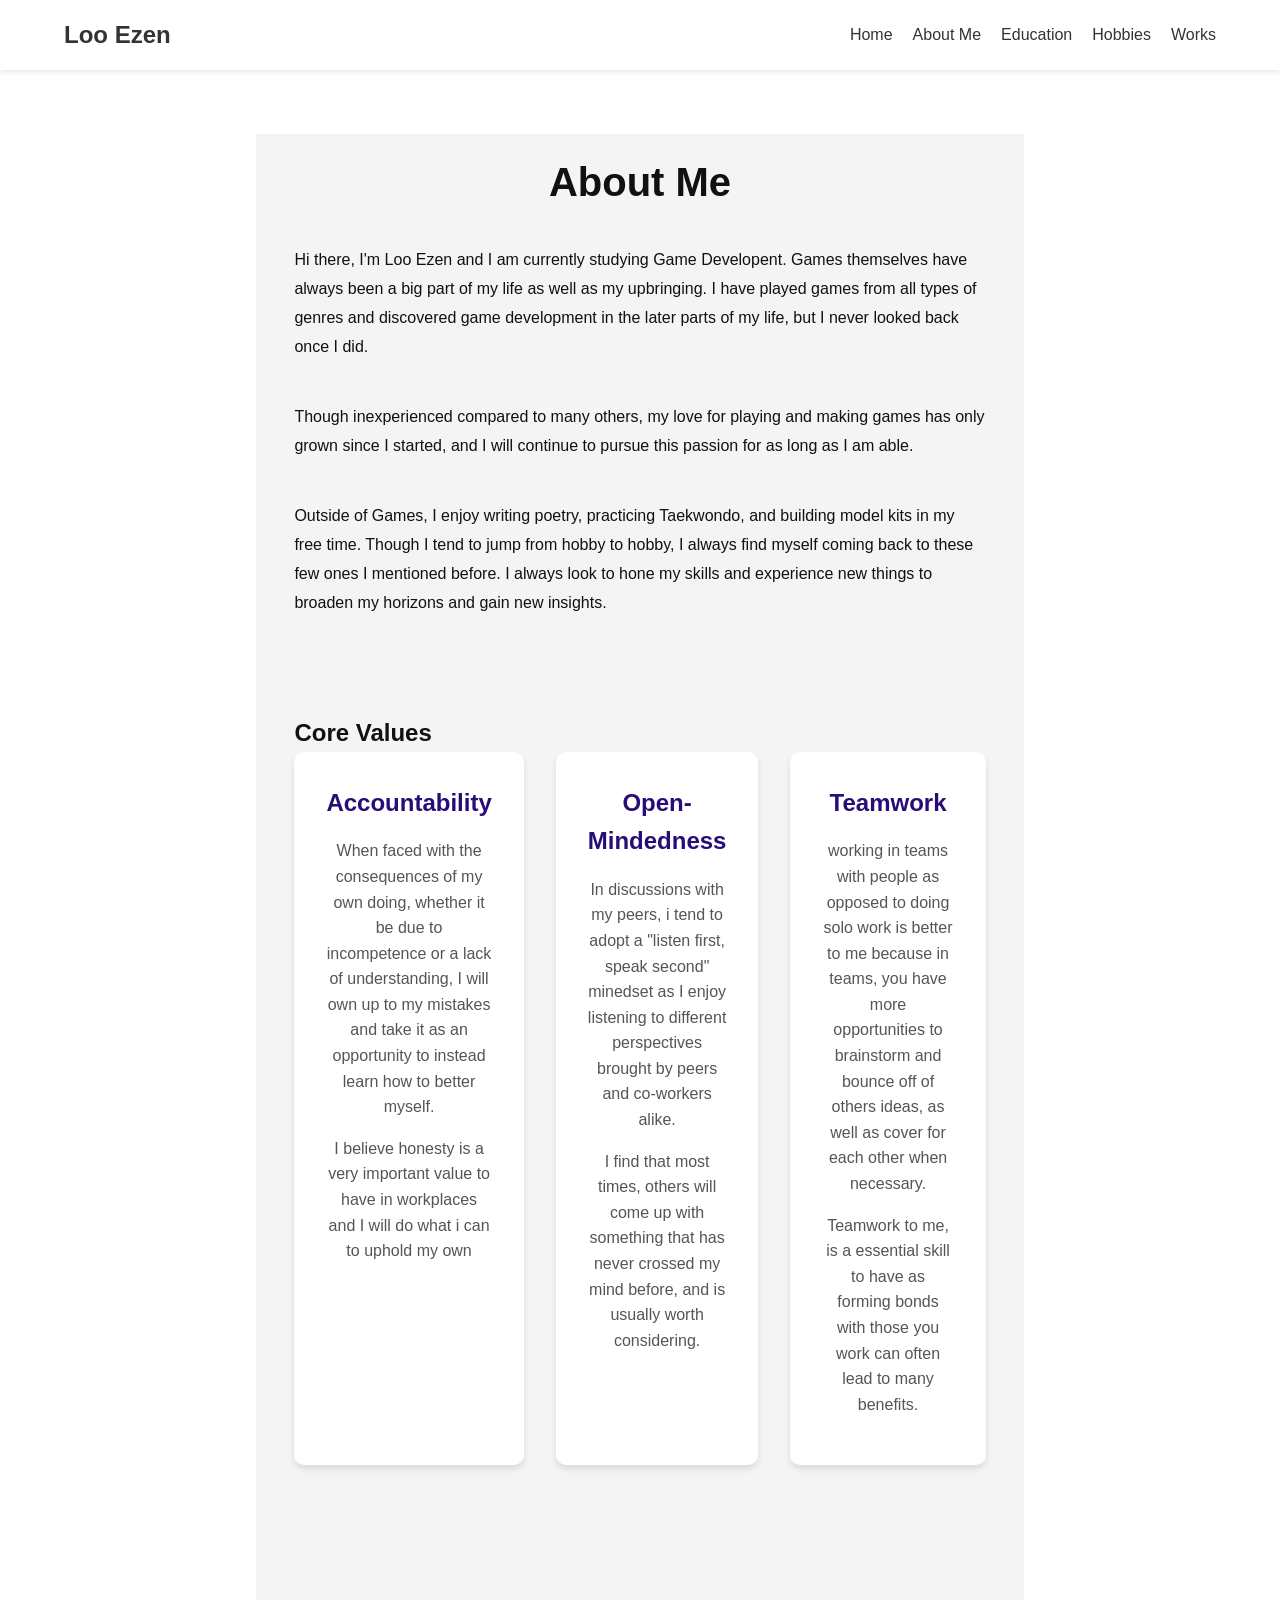
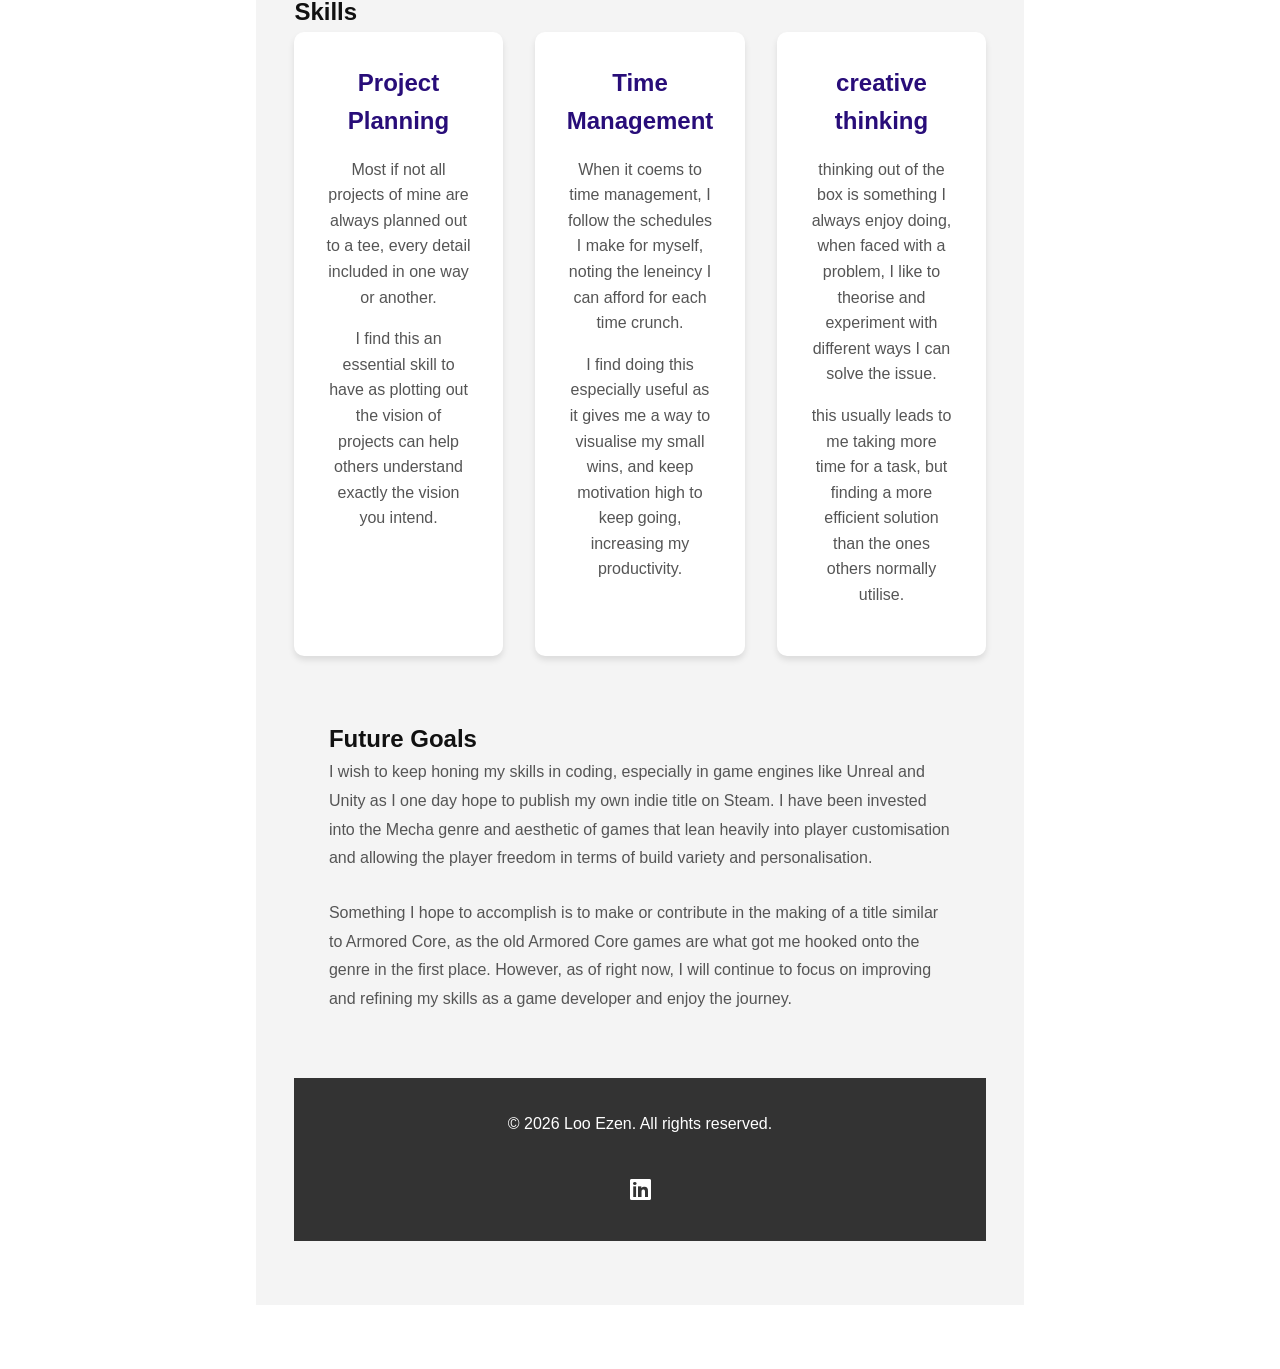
<file: portfolio website/about.html>
<!DOCTYPE html>
<html lang="en">
<head>
    <meta charset="UTF-8">
    <meta name="viewport" content="width=device-width, initial-scale=1.0">
    <title>About Me - My Portfolio</title>
    <link rel="stylesheet" href="style.css">
    <link rel="stylesheet" href="https://cdnjs.cloudflare.com/ajax/libs/font-awesome/6.0.0/css/all.min.css">
</head>
<body>

    <!-- Navigation -->
    <nav class="navbar">
        <div class="logo"><a href="index.html">Loo Ezen</a></div>
        <ul class="nav-links">
            <li><a href="index.html">Home</a></li>
            <li><a href="about.html">About Me</a></li>
            <li><a href="education.html">Education</a></li>
            <li><a href="hobbies.html">Hobbies</a></li>
             <li><a href="works.html">Works</a></li>
        </ul>
    </nav>

    <!-- Page Content -->
    <section class="page-content">
         <section class="about-section">
        <h1>About Me</h1>
        <p>Hi there, I'm Loo Ezen and I am currently studying Game Developent. 
            Games themselves have always been a big part of my life as well as my upbringing. 
            I have played games from all types of genres and discovered game development in the later parts of my life, but I never looked back once I did. 
        </p>
        <br>
        <p>Though inexperienced compared to many others, my love for playing and making games has only grown since I started, and I will continue to pursue this passion for as long as I am able.</p>
       <br>
       <p>Outside of Games, I enjoy writing poetry, practicing Taekwondo, and building model kits in my free time. 
        Though I tend to jump from hobby to hobby, I always find myself coming back to these few ones I mentioned before.
         I always look to hone my skills and experience new things to broaden my horizons and gain new insights. </p>
       </section>

         <section class="values-section">
        <h2>Core Values</h2>
        <div class="values-grid">
            <div class="value-card">
                <h3>Accountability</h3>
                <p>When faced with the consequences of my own doing, whether it be due to incompetence or a lack of understanding,
                    I will own up to my mistakes and take it as an opportunity to instead learn how to better myself.
                </p>
                <p> I believe honesty is a very important value to have in workplaces and I will do what i can to uphold my own</p>
            </div>
            <div class="value-card">
                <h3>Open-Mindedness</h3>
                <p>In discussions with my peers, i tend to adopt a "listen first, speak second" minedset as I enjoy listening to different perspectives brought by peers and co-workers alike.                    
                </p>
                <p>I find that most times, others will come up with something that has never crossed my mind before, and is usually worth considering.</p>
            </div>
            <div class="value-card">
                <h3>Teamwork</h3>
                <p>working in teams with people as opposed to doing solo work is better to me because in teams, 
                    you have more opportunities to brainstorm and bounce off of others ideas, 
                    as well as cover for each other when necessary. </p>
                    <p>Teamwork to me, is a essential skill to have as forming bonds with those you work can often lead to many benefits.</p>
            </div>
        </div>
    </section>

      <section class="skills-section">
        <h2>Skills</h2>
        <div class="skills-grid">
            <div class="skill-card">
                <h3>Project Planning</h3>
                <p>Most if not all projects of mine are always planned out to a tee, every detail included in one way or another.
                </p>
                <p> I find this an essential skill to have as plotting out the vision of projects can help others understand exactly the vision you intend.</p>
            </div>
            <div class="skill-card">
                <h3>Time Management</h3>
                <p>When it coems to time management, I follow the schedules I make for myself, noting the leneincy I can afford for each time crunch.</p>
                <p>I find doing this especially useful as it gives me a way to visualise my small wins, and keep motivation high to keep going, increasing my productivity.</p>
            </div>
            <div class="skill-card">
                <h3>creative thinking</h3>
                <p>thinking out of the box is something I always enjoy doing, when faced with a problem, 
                    I like to theorise and experiment with different ways I can solve the issue. </p>
                    <p>this usually leads to me taking more time for a task, but finding a more efficient solution than the ones others normally utilise.</p>
            </div>
        </div>

   <section class="goals-section">
        <h2>Future Goals</h2>
        <p>I wish to keep honing my skills in coding, especially in game engines like Unreal and Unity as I one day hope to publish my own indie title on Steam. 
            I have been invested into the Mecha genre and aesthetic of games that lean heavily into player customisation and allowing the player freedom in terms of build variety and personalisation.
        </p>
        <br>
        <p>Something I hope to accomplish is to make or contribute in the making of a title similar to Armored Core, as the old Armored Core games are what got me hooked onto the genre in the first place.
            However, as of right now, I will continue to focus on improving and refining my skills as a game developer and enjoy the journey.</p>
    </section>

    <!-- Footer -->
    <footer>
        <p>&copy; <span id="year"></span> Loo Ezen. All rights reserved.</p>
        <div class="socials">
          <a href="https://www.linkedin.com/in/ezen-loo-6444363a3"><i class="fab fa-linkedin"></i></a>

        </div>
    </footer>

    <script src="script.js"></script>
</body>
</html>
</file>
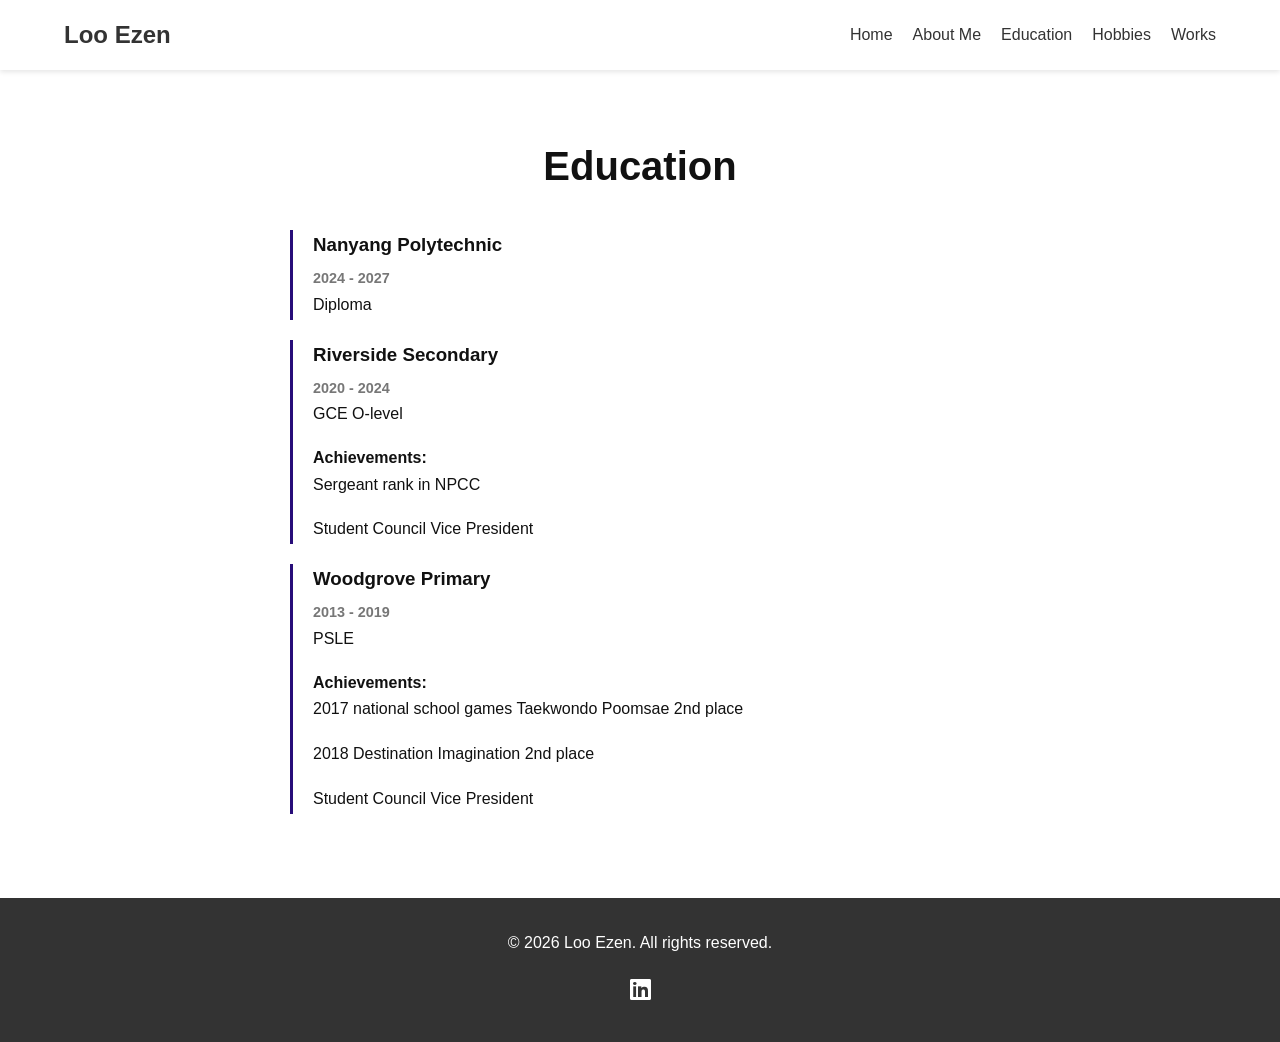
<file: portfolio website/education.html>
<!DOCTYPE html>
<html lang="en">
<head>
    <meta charset="UTF-8">
    <meta name="viewport" content="width=device-width, initial-scale=1.0">
    <title>Education - My Portfolio</title>
    <link rel="stylesheet" href="style.css">
    <link rel="stylesheet" href="https://cdnjs.cloudflare.com/ajax/libs/font-awesome/6.0.0/css/all.min.css">
</head>
<body>

    <!-- Navigation -->
    <nav class="navbar">
        <div class="logo"><a href="index.html">Loo Ezen</a></div>
        <ul class="nav-links">
            <li><a href="index.html">Home</a></li>
            <li><a href="about.html">About Me</a></li>
            <li><a href="education.html">Education</a></li>
            <li><a href="hobbies.html">Hobbies</a></li>
            <li><a href="works.html">Works</a></li>
        </ul>
    </nav>

    <!-- Page Content -->
    <section class="page-content">
        <h1>Education</h1>
        
        <div class="timeline">
            <div class="timeline-item">
                <h3>Nanyang Polytechnic</h3>
                <span class="date">2024 - 2027</span>
                <p>Diploma</p>
                
            </div>
            <div class="timeline-item">
                <h3>Riverside Secondary</h3>
                <span class="date">2020 - 2024</span>
                <p>GCE O-level</p>

                 <h4>Achievements:</h4>
                 <p>Sergeant rank in NPCC</p>
                  <p>Student Council Vice President</p>
            </div>
            <div class="timeline-item">
                <h3>Woodgrove Primary</h3>
                <span class="date">2013 - 2019</span>
                <p>PSLE</p>

                <h4>Achievements:</h4>
                <p>2017 national school games Taekwondo Poomsae 2nd place</p>
                 <p>2018 Destination Imagination 2nd place</p>
                  <p>Student Council Vice President</p>
            </div>
        </div>
    </section>

    <!-- Footer -->
    <footer>
        <p>&copy; <span id="year"></span> Loo Ezen. All rights reserved.</p>
        <div class="socials">
           <a href="https://www.linkedin.com/in/ezen-loo-6444363a3"><i class="fab fa-linkedin"></i></a>

           
        </div>
    </footer>

    <script src="script.js"></script>
</body>
</html>
</file>
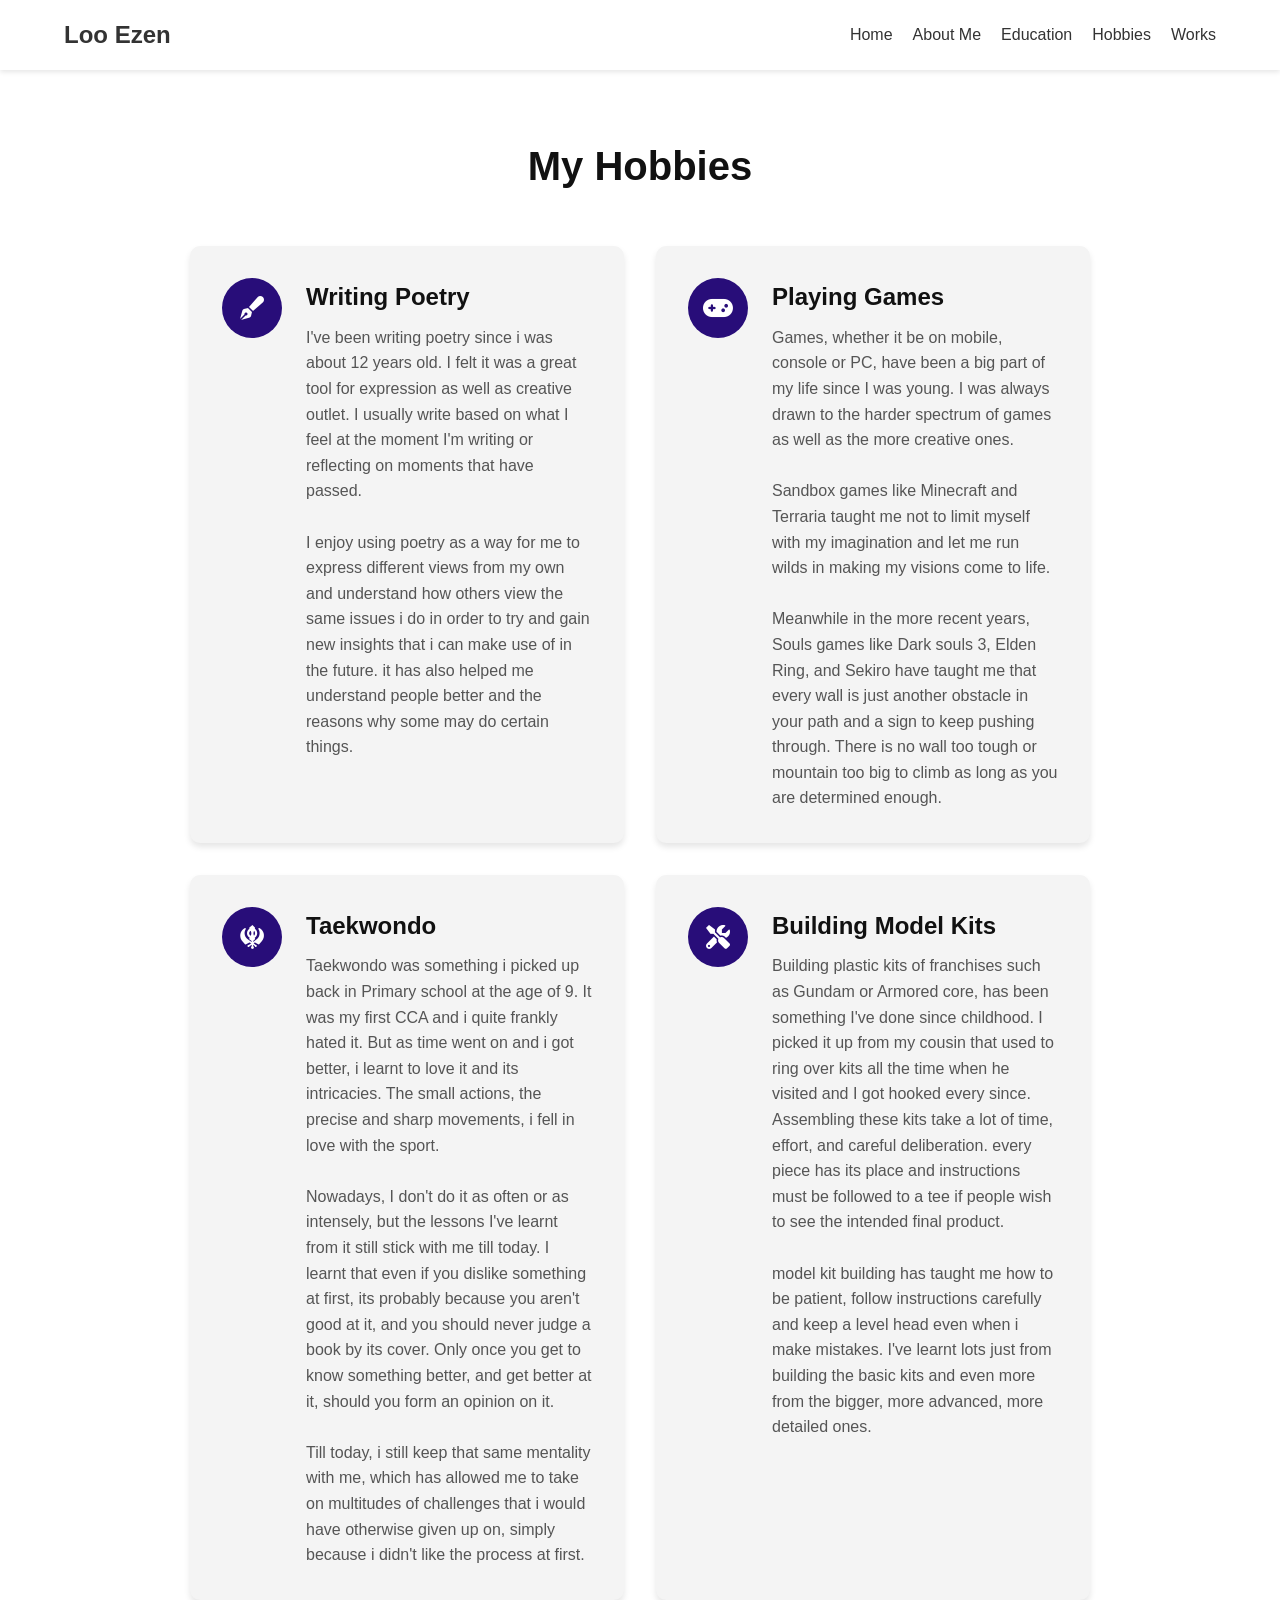
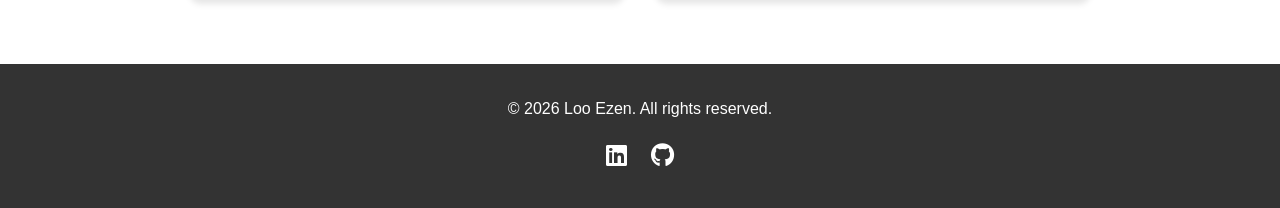
<file: portfolio website/hobbies.html>
<!DOCTYPE html>
<html lang="en">
<head>
    <meta charset="UTF-8">
    <meta name="viewport" content="width=device-width, initial-scale=1.0">
    <title>Hobbies - My Portfolio</title>
    <link rel="stylesheet" href="style.css">
    <link rel="stylesheet" href="https://cdnjs.cloudflare.com/ajax/libs/font-awesome/6.0.0/css/all.min.css">
</head>
<body>

    <!-- Navigation -->
    <nav class="navbar">
        <div class="logo"><a href="index.html">Loo Ezen</a></div>
        <ul class="nav-links">
            <li><a href="index.html">Home</a></li>
            <li><a href="about.html">About Me</a></li>
            <li><a href="education.html">Education</a></li>
            <li><a href="hobbies.html">Hobbies</a></li>
             <li><a href="works.html">Works</a></li>
        </ul>
    </nav>

   <section class="hobbies-section">
        <h1>My Hobbies</h1>
        
        <div class="hobby-cards">
            <!-- Hobby 1 -->
            <div class="hobby-card">
                <div class="hobby-icon">
                    <i class="fas fa-pen-fancy"></i>
                </div>
                <div class="hobby-details">
                    <h3>Writing Poetry</h3>
                    <p>I've been writing poetry since i was about 12 years old. I felt it was a great tool for expression as well as creative outlet. 
                        I usually write based on what I feel at the moment I'm writing or reflecting on moments that have passed. </p>
                        <br>
                        <p>I enjoy using poetry as a way for me to express different views from my own and understand how others view the same issues i do in order to try and gain new insights that i can make use of in the future. it has also helped me understand people better and the reasons why some may do certain things.</p>
                </div>
            </div>

            <!-- Hobby 2 -->
            <div class="hobby-card">
                <div class="hobby-icon">
                    <i class="fas fa-gamepad"></i>
                </div>
                <div class="hobby-details">
                    <h3>Playing Games</h3>
                    <p>Games, whether it be on mobile, console or PC, have been a big part of my life since I was young.
                        I was always drawn to the harder spectrum of games as well as the more creative ones. 
                    </p> 
                    <br>
                    <p>Sandbox games like Minecraft and Terraria taught me not to limit myself with my imagination and let me run wilds in making my visions come to life. </p>
                     <br>
                    <p>Meanwhile in the more recent years, Souls games like Dark souls 3, Elden Ring, and Sekiro have taught me that every wall is just another obstacle in your path and a sign to keep pushing through. 
                        There is no wall too tough or mountain too big to climb as long as you are determined enough.</p>
                </div>
            </div>

            <!-- Hobby 3 -->
            <div class="hobby-card">
                <div class="hobby-icon">
                    <i class="fas fa-khanda"></i>
                </div>
                <div class="hobby-details">
                    <h3>Taekwondo</h3>
                    <p>Taekwondo was something i picked up back in Primary school at the age of 9. It was my first CCA and i quite frankly hated it. 
                        But as time went on and i got better, i learnt to love it and its intricacies. The small actions, the precise and sharp movements, i fell in love with the sport.</p>
                        <br>
                    <p>Nowadays, I don't do it as often or as intensely, but the lessons I've learnt from it still stick with me till today.
                         I learnt that even if you dislike something at first, its probably because you aren't good at it, and you should never judge a book by its cover. 
                        Only once you get to know something better, and get better at it, should you form an opinion on it.</p>
                        <br>
                    <p>Till today, i still keep that same mentality with me, which has allowed me to take on multitudes of challenges that i would have otherwise given up on, simply because i didn't like the process at first.</p>
                </div>
            </div>

            <!-- Hobby 4 -->
            <div class="hobby-card">
                <div class="hobby-icon">
                    <i class="fas fa-tools"></i>
                </div>
                <div class="hobby-details">
                    <h3>Building Model Kits</h3>
                    <p>Building plastic kits of franchises such as Gundam or Armored core, has been something I've done since childhood. I picked it up from my cousin that used to ring over kits all the time when he visited and I got hooked every since.
                        Assembling these kits take a lot of time, effort, and careful deliberation. every piece has its place and instructions must be followed to a tee if people wish to see the intended final product. </p>
                        <br>
                        <p>model kit building has taught me how to be patient, follow instructions carefully and keep a level head even when i make mistakes. I've learnt lots just from building the basic kits and even more from the bigger, more advanced, more detailed ones.</p>
                </div>
            </div>
        </div>
    </section>

    <!-- Footer -->
    <footer>
        <p>&copy; <span id="year"></span> Loo Ezen. All rights reserved.</p>
        <div class="socials">
            <a href="#"><i class="fab fa-linkedin"></i></a>
            <a href="#"><i class="fab fa-github"></i></a>
        </div>
    </footer>

    <script src="script.js"></script>
</body>
</html>
</file>
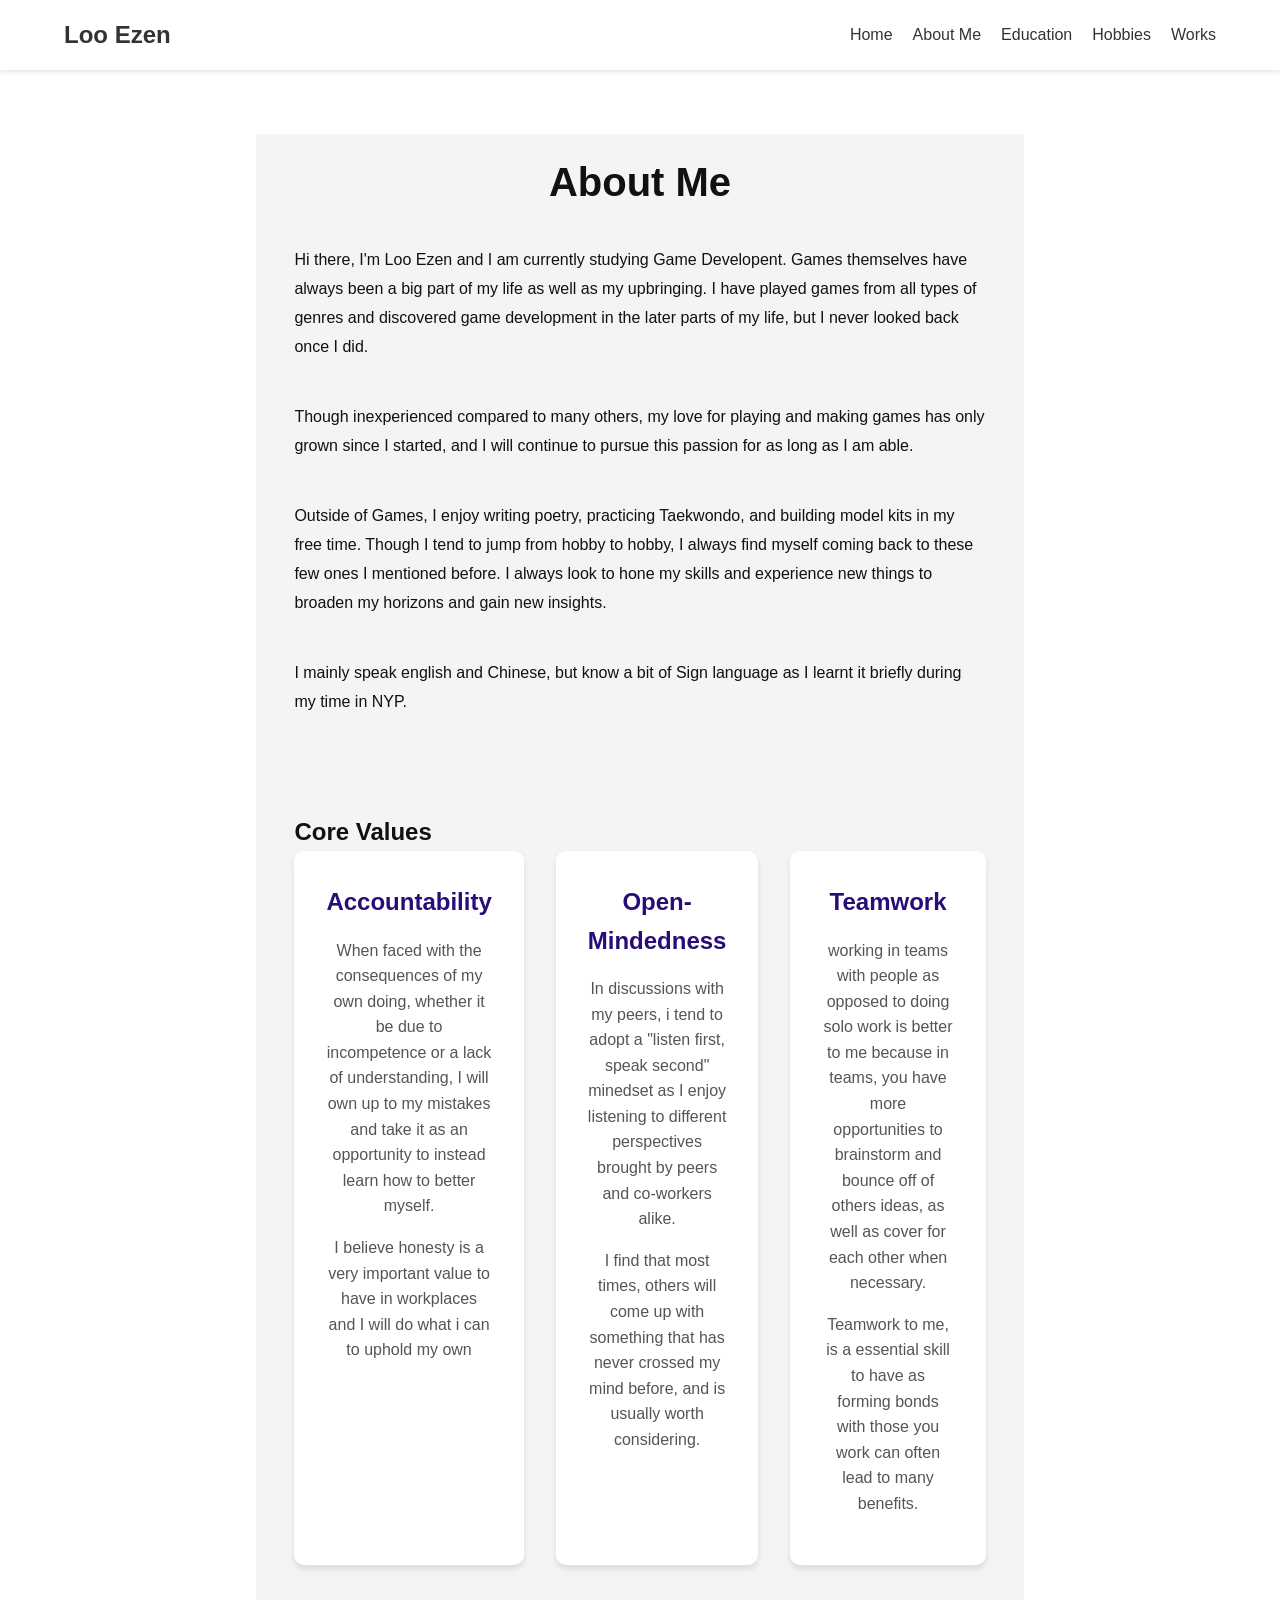
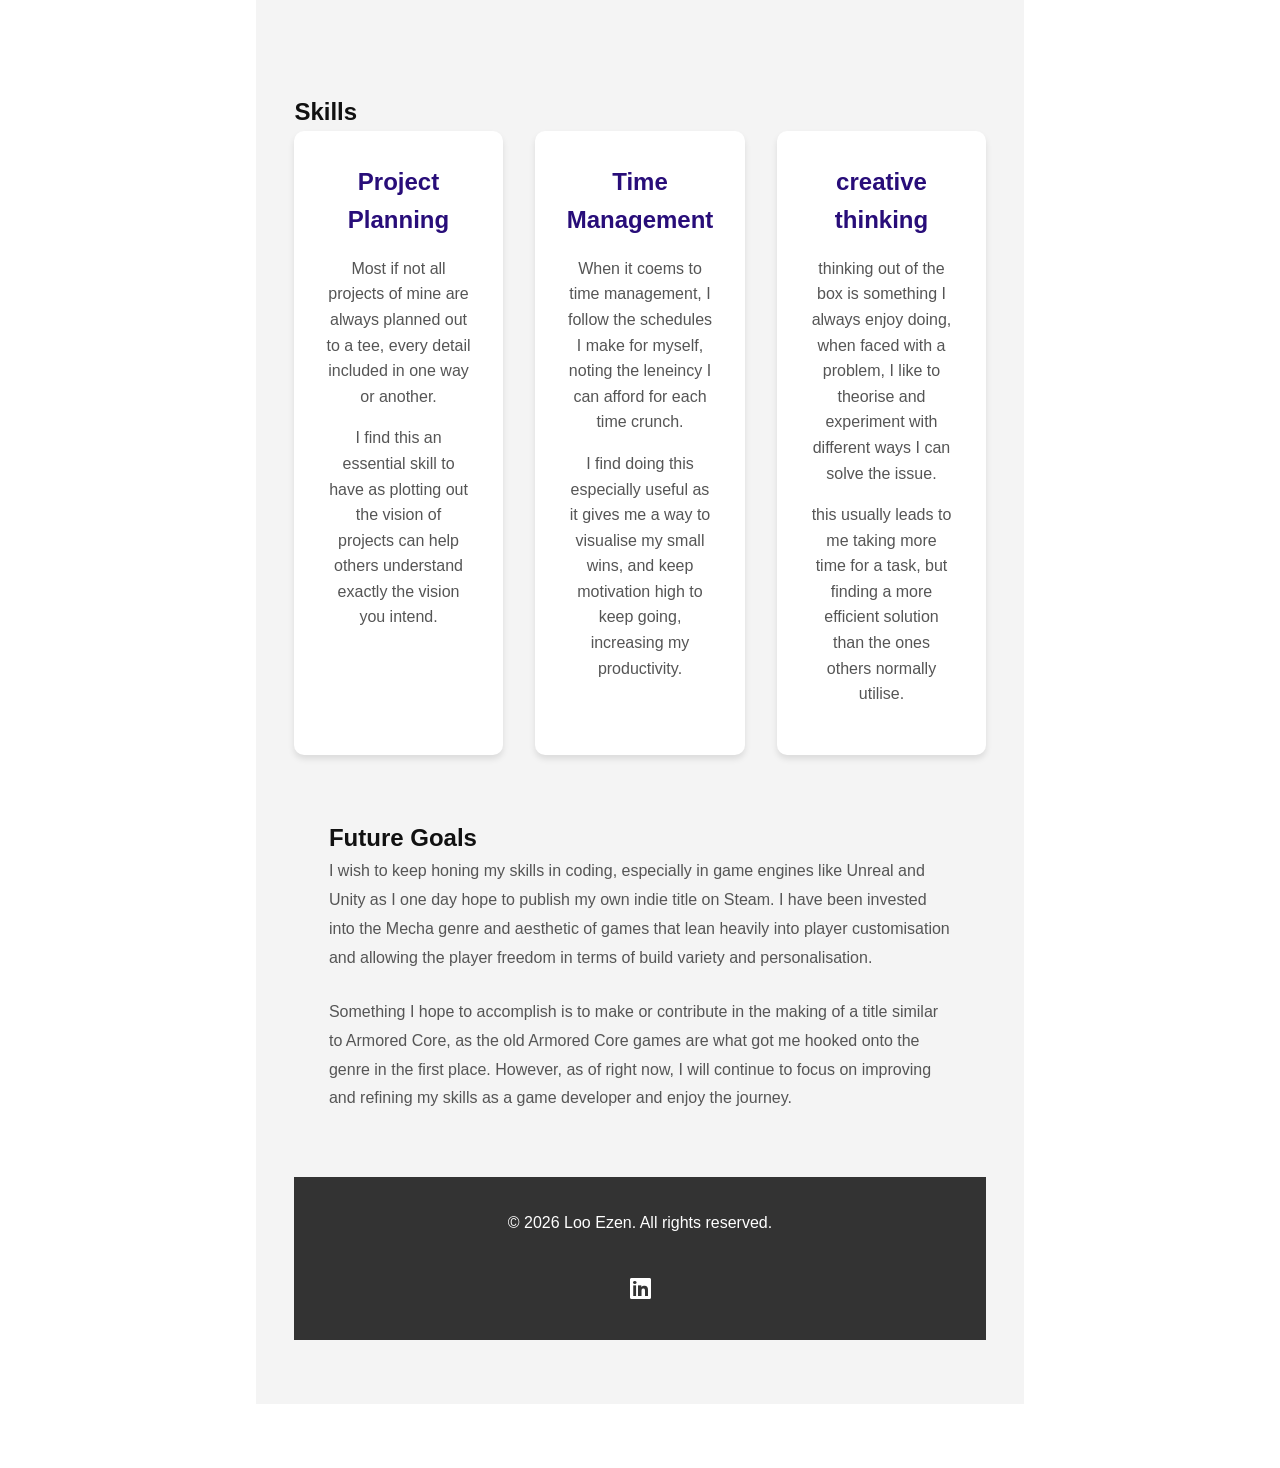
<file: portfolio_website/about.html>
<!DOCTYPE html>
<html lang="en">
<head>
    <meta charset="UTF-8">
    <meta name="viewport" content="width=device-width, initial-scale=1.0">
    <title>About Me - My Portfolio</title>
    <link rel="stylesheet" href="style.css">
    <link rel="stylesheet" href="https://cdnjs.cloudflare.com/ajax/libs/font-awesome/6.0.0/css/all.min.css">
</head>
<body>

    <!-- Navigation -->
    <nav class="navbar">
        <div class="logo"><a href="index.html">Loo Ezen</a></div>
        <ul class="nav-links">
            <li><a href="index.html">Home</a></li>
            <li><a href="about.html">About Me</a></li>
            <li><a href="education.html">Education</a></li>
            <li><a href="hobbies.html">Hobbies</a></li>
             <li><a href="works.html">Works</a></li>
        </ul>
    </nav>

    <!-- Page Content -->
    <section class="page-content">
         <section class="about-section">
        <h1>About Me</h1>
        <p>Hi there, I'm Loo Ezen and I am currently studying Game Developent. 
            Games themselves have always been a big part of my life as well as my upbringing. 
            I have played games from all types of genres and discovered game development in the later parts of my life, but I never looked back once I did. 
        </p>
        <br>
        <p>Though inexperienced compared to many others, my love for playing and making games has only grown since I started, and I will continue to pursue this passion for as long as I am able.</p>
       <br>
       <p>Outside of Games, I enjoy writing poetry, practicing Taekwondo, and building model kits in my free time. 
        Though I tend to jump from hobby to hobby, I always find myself coming back to these few ones I mentioned before.
         I always look to hone my skills and experience new things to broaden my horizons and gain new insights. </p>
        <br>
       <p>I mainly speak english and Chinese, but know a bit of Sign language as I learnt it briefly during my time in NYP.</p>
        </section>


         <section class="values-section">
        <h2>Core Values</h2>
        <div class="values-grid">
            <div class="value-card">
                <h3>Accountability</h3>
                <p>When faced with the consequences of my own doing, whether it be due to incompetence or a lack of understanding,
                    I will own up to my mistakes and take it as an opportunity to instead learn how to better myself.
                </p>
                <p> I believe honesty is a very important value to have in workplaces and I will do what i can to uphold my own</p>
            </div>
            <div class="value-card">
                <h3>Open-Mindedness</h3>
                <p>In discussions with my peers, i tend to adopt a "listen first, speak second" minedset as I enjoy listening to different perspectives brought by peers and co-workers alike.                    
                </p>
                <p>I find that most times, others will come up with something that has never crossed my mind before, and is usually worth considering.</p>
            </div>
            <div class="value-card">
                <h3>Teamwork</h3>
                <p>working in teams with people as opposed to doing solo work is better to me because in teams, 
                    you have more opportunities to brainstorm and bounce off of others ideas, 
                    as well as cover for each other when necessary. </p>
                    <p>Teamwork to me, is a essential skill to have as forming bonds with those you work can often lead to many benefits.</p>
            </div>
        </div>
    </section>

      <section class="skills-section">
        <h2>Skills</h2>
        <div class="skills-grid">
            <div class="skill-card">
                <h3>Project Planning</h3>
                <p>Most if not all projects of mine are always planned out to a tee, every detail included in one way or another.
                </p>
                <p> I find this an essential skill to have as plotting out the vision of projects can help others understand exactly the vision you intend.</p>
            </div>
            <div class="skill-card">
                <h3>Time Management</h3>
                <p>When it coems to time management, I follow the schedules I make for myself, noting the leneincy I can afford for each time crunch.</p>
                <p>I find doing this especially useful as it gives me a way to visualise my small wins, and keep motivation high to keep going, increasing my productivity.</p>
            </div>
            <div class="skill-card">
                <h3>creative thinking</h3>
                <p>thinking out of the box is something I always enjoy doing, when faced with a problem, 
                    I like to theorise and experiment with different ways I can solve the issue. </p>
                    <p>this usually leads to me taking more time for a task, but finding a more efficient solution than the ones others normally utilise.</p>
            </div>
        </div>

   <section class="goals-section">
        <h2>Future Goals</h2>
        <p>I wish to keep honing my skills in coding, especially in game engines like Unreal and Unity as I one day hope to publish my own indie title on Steam. 
            I have been invested into the Mecha genre and aesthetic of games that lean heavily into player customisation and allowing the player freedom in terms of build variety and personalisation.
        </p>
        <br>
        <p>Something I hope to accomplish is to make or contribute in the making of a title similar to Armored Core, as the old Armored Core games are what got me hooked onto the genre in the first place.
            However, as of right now, I will continue to focus on improving and refining my skills as a game developer and enjoy the journey.</p>
    </section>

    <!-- Footer -->
    <footer>
        <p>&copy; <span id="year"></span> Loo Ezen. All rights reserved.</p>
        <div class="socials">
          <a href="https://www.linkedin.com/in/ezen-loo-6444363a3"><i class="fab fa-linkedin"></i></a>

        </div>
    </footer>

    <script src="script.js"></script>
</body>
</html>
</file>
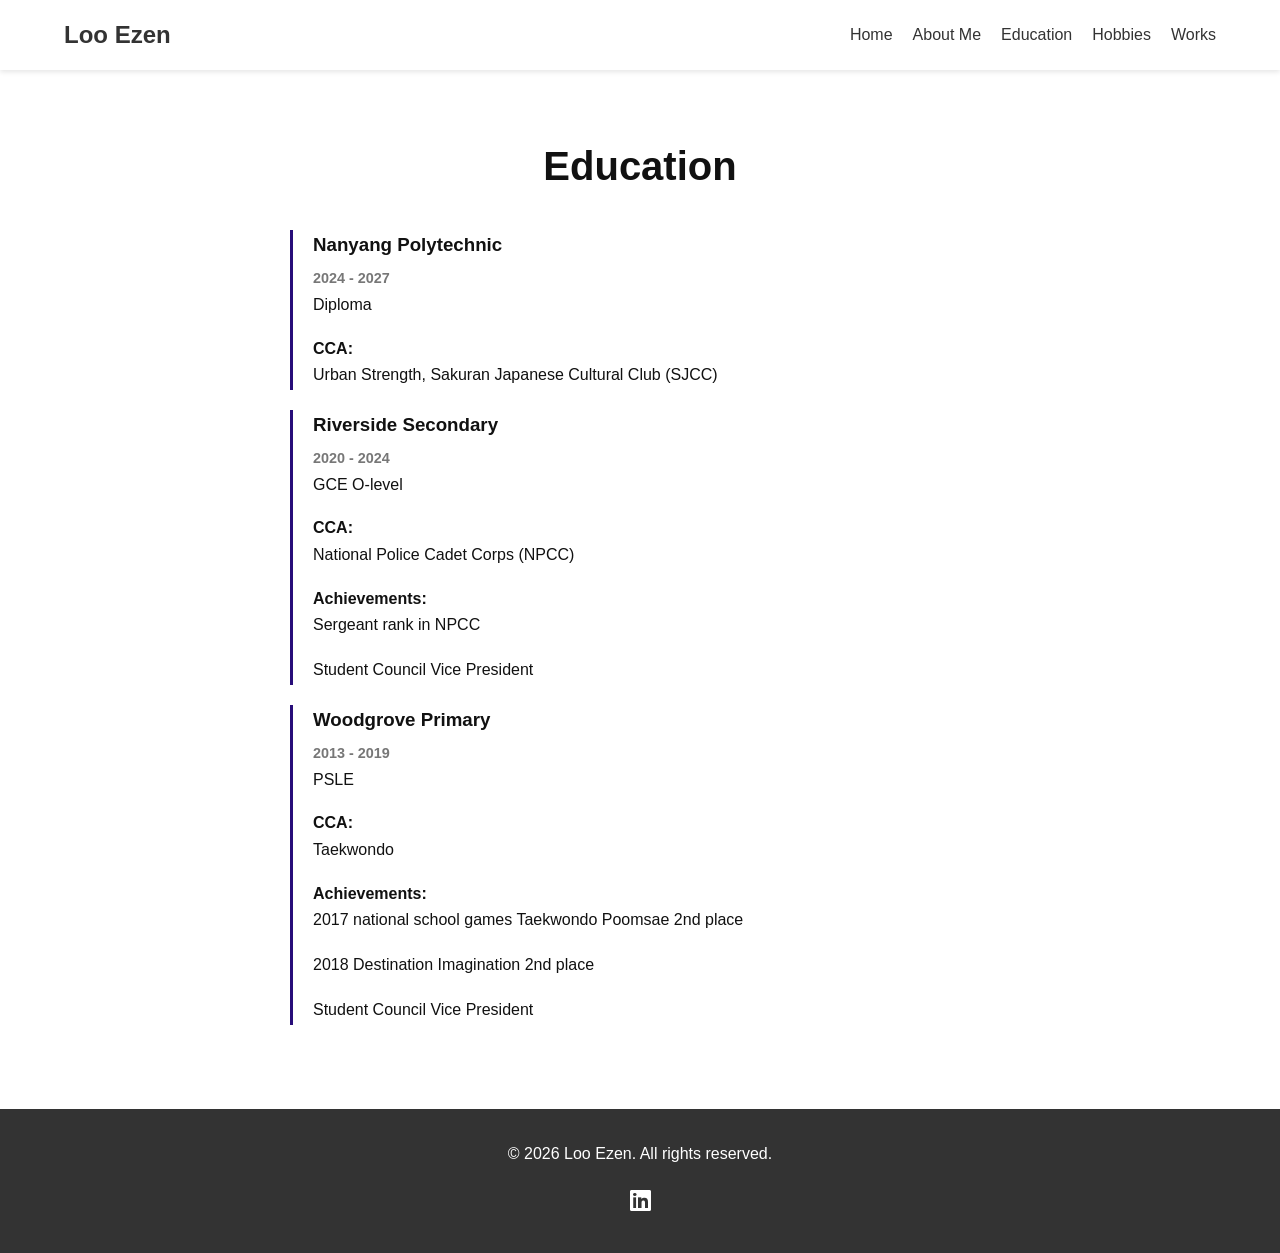
<file: portfolio_website/education.html>
<!DOCTYPE html>
<html lang="en">
<head>
    <meta charset="UTF-8">
    <meta name="viewport" content="width=device-width, initial-scale=1.0">
    <title>Education - My Portfolio</title>
    <link rel="stylesheet" href="style.css">
    <link rel="stylesheet" href="https://cdnjs.cloudflare.com/ajax/libs/font-awesome/6.0.0/css/all.min.css">
</head>
<body>

    <!-- Navigation -->
    <nav class="navbar">
        <div class="logo"><a href="index.html">Loo Ezen</a></div>
        <ul class="nav-links">
            <li><a href="index.html">Home</a></li>
            <li><a href="about.html">About Me</a></li>
            <li><a href="education.html">Education</a></li>
            <li><a href="hobbies.html">Hobbies</a></li>
            <li><a href="works.html">Works</a></li>
        </ul>
    </nav>

    <!-- Page Content -->
    <section class="page-content">
        <h1>Education</h1>
        
        <div class="timeline">
            <div class="timeline-item">
                <h3>Nanyang Polytechnic</h3>
                <span class="date">2024 - 2027</span>
                <p>Diploma</p>
                 <h4>CCA:</h4>
                 <p>Urban Strength, Sakuran Japanese Cultural Club (SJCC)</p>
            </div>
            <div class="timeline-item">
                <h3>Riverside Secondary</h3>
                <span class="date">2020 - 2024</span>
                <p>GCE O-level</p>
                <h4>CCA:</h4>
                 <p>National Police Cadet Corps (NPCC)</p>

                 <h4>Achievements:</h4>
                 <p>Sergeant rank in NPCC</p>
                  <p>Student Council Vice President</p>
            </div>
            <div class="timeline-item">
                <h3>Woodgrove Primary</h3>
                <span class="date">2013 - 2019</span>
                <p>PSLE</p>
                <h4>CCA:</h4>
                <p>Taekwondo</p>

                <h4>Achievements:</h4>
                <p>2017 national school games Taekwondo Poomsae 2nd place</p>
                 <p>2018 Destination Imagination 2nd place</p>
                  <p>Student Council Vice President</p>
            </div>
        </div>
    </section>

    <!-- Footer -->
    <footer>
        <p>&copy; <span id="year"></span> Loo Ezen. All rights reserved.</p>
        <div class="socials">
           <a href="https://www.linkedin.com/in/ezen-loo-6444363a3"><i class="fab fa-linkedin"></i></a>

           
        </div>
    </footer>

    <script src="script.js"></script>
</body>
</html>
</file>
<file: portfolio website/style.css>
/* Global Reset */
* {
    margin: 0;
    padding: 0;
    box-sizing: border-box;
    font-family: 'Segoe UI', Tahoma, Geneva, Verdana, sans-serif;
}

:root {
    --primary-color: #333;
    --accent-color: #280d79;
    --bg-color: #f4f4f4;
    --text-color: #111;
}

body {
    line-height: 1.6;
    color: var(--text-color);
}

/* Navigation */
.navbar {
    display: flex;
    justify-content: space-between;
    align-items: center;
    padding: 1rem 5%;
    background: white;
    box-shadow: 0 2px 5px rgba(0,0,0,0.1);
    position: sticky;
    top: 0;
    z-index: 1000;
}

.logo {
    font-size: 1.5rem;
    font-weight: bold;
}

.logo a {
    text-decoration: none;
    color: var(--primary-color);
}

.nav-links {
    list-style: none;
    display: flex;
}

.nav-links li {
    margin-left: 20px;
}

.nav-links a {
    text-decoration: none;
    color: var(--primary-color);
    font-weight: 500;
}

.nav-links a:hover {
    color: var(--accent-color);
}

/* Hero Section */
.hero {
    height: 80vh;
    background: white;
    display: flex;
    justify-content: center;
    align-items: center;
    text-align: center;
}

.hero h1 {
    font-size: 3.5rem;
    margin-bottom: 10px;
}

.highlight {
    color: var(--accent-color);
}

/* Main Page About Text */
.main-about {
    background: white;
    padding: 4rem 5%;
    text-align: center;
}

.main-about h2 {
    font-size: 2rem;
    margin-bottom: 1rem;
}

.main-about p {
    max-width: 600px;
    margin: 0 auto;
    color: #555;
}

/* Buttons */
.btn {
    display: inline-block;
    background: var(--accent-color);
    color: white;
    padding: 12px 25px;
    border-radius: 5px;
    text-decoration: none;
    margin-top: 20px;
    transition: background 0.3s;
}

.btn:hover {
    background: #0056b3;
}

/* Layout Sections */
.container {
    padding: 4rem 5%;
}

/* Category Grid (Vertical Rectangles with Images) */
.category-grid {
    display: grid;
    grid-template-columns: repeat(3, 1fr);
    gap: 1.5rem;
    max-width: 900px;
    margin: 0 auto;
    padding: 0 5%;
}

.category-card {
    position: relative;
    height: 400px;
    border-radius: 15px;
    background-size: cover;
    background-position: center;
    overflow: hidden;
    text-decoration: none;
    color: white;
    box-shadow: 0 4px 15px rgba(0,0,0,0.2);
}

/* Dark overlay so text is readable */
.card-overlay {
    background: linear-gradient(to top, rgba(0,0,0,0.8), rgba(0,0,0,0.2));
    height: 100%;
    display: flex;
    align-items: flex-end;
    padding: 2rem;
    transition: background 0.3s;
}

.category-card:hover .card-overlay {
    background: linear-gradient(to top, rgba(0,0,0,0.9), rgba(0,0,0,0.4));
}

.card-content {
    text-align: left;
}

.card-content i {
    font-size: 2rem;
    margin-bottom: 10px;
}

.card-content h3 {
    font-size: 1.8rem;
    margin-bottom: 5px;
}

.card-content p {
    font-size: 0.9rem;
    opacity: 0.9;
}

/* Page Content (for inner pages) */
.page-content {
    background: white;
    padding: 4rem 20%;
    min-height: 60vh;
}

.page-content h1 {
    text-align: center;
    margin-bottom: 2rem;
    font-size: 2.5rem;
}

.page-content p {
    margin-bottom: 1rem;
    line-height: 1.8;
}

.about-section {
     background: var(--bg-color);
    padding: 1rem 5%;
}

/* Core Values Section */
.values-section {
    background: var(--bg-color);
    padding: 4rem 5%;
}

.values-section h1 {
    text-align: center;
    font-size: 2.5rem;
    margin-bottom: 2rem;
}

.values-grid {
    display: grid;
    grid-template-columns: repeat(3, 1fr);
    gap: 2rem;
    max-width: 1000px;
    margin: 0 auto;
}

.value-card {
    background: white;
    padding: 2rem;
    border-radius: 10px;
    text-align: center;
    box-shadow: 0 4px 6px rgba(0,0,0,0.1);
}

.value-card h3 {
    font-size: 1.5rem;
    margin-bottom: 1rem;
    color: var(--accent-color);
}

.value-card p {
    color: #555;
    line-height: 1.6;
}

/* Skills Section */
.skills-section {
  background: var(--bg-color);
    padding: 4rem 5%;
}

.skills-section h1 {
    text-align: center;
    font-size: 2.5rem;
    margin-bottom: 2rem;
}

.skills-grid {
    display: grid;
    grid-template-columns: repeat(3, 1fr);
    gap: 2rem;
    max-width: 1000px;
    margin: 0 auto;
}

.skill-card {
    background: white;
    padding: 2rem;
    border-radius: 10px;
    text-align: center;
    box-shadow: 0 4px 6px rgba(0,0,0,0.1);
}

.skill-card h3 {
    font-size: 1.5rem;
    margin-bottom: 1rem;
    color: var(--accent-color);
}

.skill-card p {
    color: #555;
    line-height: 1.6;
}

/* Future Goals Section */
.goals-section {
    background: var(--bg-color);
    padding: 4rem 5%;
}

.goals-section h1 {
    text-align: center;
    font-size: 2.5rem;
    margin-bottom: 2rem;
}

.goals-section p {
    max-width: 700px;
    margin: 0 auto;
    line-height: 1.8;
    color: #555;
}

/* Responsive - stack on mobile */
@media (max-width: 768px) {
    .values-grid,
    .skills-grid {
        grid-template-columns: 1fr;
    }
}

/* Timeline for Education */
.timeline {
    max-width: 700px;
    margin: 0 auto;
}

.timeline-item {
    border-left: 3px solid var(--accent-color);
    padding-left: 20px;
    margin-bottom: 20px;
}

.timeline-item h3 {
    margin-bottom: 5px;
}

.date {
    font-size: 0.9rem;
    color: #777;
    font-weight: bold;
}

/* Hobby List */
.hobby-list {
    list-style: none;
    max-width: 500px;
    margin: 0 auto;
}

.hobby-list li {
    padding: 10px;
    margin-bottom: 10px;
    background: var(--bg-color);
    border-radius: 5px;
}

.hobby-list li i {
    color: var(--accent-color);
    margin-right: 10px;
}


.hobbies-section {
    background: white;
    padding: 4rem 5%;
    min-height: 80vh;
}

.hobbies-section h1 {
    text-align: center;
    font-size: 2.5rem;
    margin-bottom: 3rem;
}

.hobby-cards {
    display: grid;
    grid-template-columns: repeat(2, 1fr);
    gap: 2rem;
    max-width: 900px;
    margin: 0 auto;
}

.hobby-card {
    background: var(--bg-color);
    padding: 2rem;
    border-radius: 10px;
    box-shadow: 0 4px 6px rgba(0,0,0,0.1);
    transition: transform 0.3s, box-shadow 0.3s;
    display: flex;
    align-items: flex-start;
    gap: 1.5rem;
}

.hobby-card:hover {
    transform: translateY(-5px);
    box-shadow: 0 10px 20px rgba(0,0,0,0.15);
}

.hobby-icon {
    background: var(--accent-color);
    width: 60px;
    height: 60px;
    min-width: 60px;
    border-radius: 50%;
    display: flex;
    align-items: center;
    justify-content: center;
}

.hobby-icon i {
    font-size: 1.5rem;
    color: white;
}

.hobby-details h3 {
    font-size: 1.5rem;
    margin-bottom: 0.5rem;
}

.hobby-details p {
    color: #555;
    line-height: 1.6;
}

/* Responsive - stack on mobile */
@media (max-width: 768px)
{
    .hobby-cards {
        grid-template-columns: 1fr;
    }
}

/* Works Section */
.works-section {
    background: white;
    padding: 4rem 5%;
    min-height: 80vh;
}

.works-section h1 {
    text-align: center;
    font-size: 2.5rem;
    margin-bottom: 1rem;
}

.works-intro {
    text-align: center;
    color: #555;
    margin-bottom: 3rem;
}

.works-grid {
    display: flex;
    flex-direction: column;
    gap: 2rem;
    max-width: 1400px;
}

.works-row {
    display: grid;
    grid-template-columns: repeat(2, 1fr);
    gap: 2rem;
}

.work-card {
    background: var(--bg-color);
    border-radius: 10px;
    overflow: hidden;
    box-shadow: 0 4px 6px rgba(0,0,0,0.1);
    transition: transform 0.3s, box-shadow 0.3s;
}

.work-card:hover {
    transform: translateY(-5px);
    box-shadow: 0 10px 20px rgba(0,0,0,0.15);
}

.work-image {
    height: 300px;
    overflow: hidden;
    display: flex; 
}

.work-video {
    width: 100%;
    height: 300px;
    border: none;
}

.work-image img {
    width: 100%;
    height: 100%;
    object-fit: cover;
    flex: 1; 
}

.work-details {
    padding: 1.5rem;
}

.work-details h3 {
    font-size: 1.3rem;
    margin-bottom: 0.5rem;
}

.work-details p {
    color: #555;
    line-height: 1.6;
    margin-bottom: 1rem;
}

.work-tags {
    display: flex;
    gap: 0.5rem;
    flex-wrap: wrap;
}

.tag {
    background: var(--accent-color);
    color: white;
    padding: 4px 12px;
    border-radius: 15px;
    font-size: 0.8rem;
}

/* Responsive - stack on mobile */
@media (max-width: 768px) {
    .works-grid {
        grid-template-columns: 1fr;
    }
}

@media (max-width: 768px) {
    .works-row {
        grid-template-columns: 1fr;
    }

    .works-row:has(.work-card:only-child) {
        max-width: 100%;
    }
}

/* Footer */
footer {
    background: var(--primary-color);
    color: white;
    text-align: center;
    padding: 2rem;
    width: 100%;           
    box-sizing: border-box; 
    margin: 0;            
    display: flex;
    justify-content: center;
    align-items: center;
    flex-direction: column;
    gap: 1rem;
}

.socials a {
    color: white;
    margin: 0 10px;
    font-size: 1.5rem;
    text-decoration: none;
}


/* Responsive - stack cards on mobile */
@media (max-width: 768px) {
    .category-grid {
        grid-template-columns: 1fr;
    }
    
    .category-card {
        height: 250px;
    }
    
    .hero h1 {
        font-size: 2.5rem;
    }
    
    .page-content {
        padding: 4rem 5%;
    }
}
</file>
<file: portfolio_website/style.css>
/* Global Reset */
* {
    margin: 0;
    padding: 0;
    box-sizing: border-box;
    font-family: 'Segoe UI', Tahoma, Geneva, Verdana, sans-serif;
}

:root {
    --primary-color: #333;
    --accent-color: #280d79;
    --bg-color: #f4f4f4;
    --text-color: #111;
}

body {
    line-height: 1.6;
    color: var(--text-color);
}

/* Navigation */
.navbar {
    display: flex;
    justify-content: space-between;
    align-items: center;
    padding: 1rem 5%;
    background: white;
    box-shadow: 0 2px 5px rgba(0,0,0,0.1);
    position: sticky;
    top: 0;
    z-index: 1000;
}

.logo {
    font-size: 1.5rem;
    font-weight: bold;
}

.logo a {
    text-decoration: none;
    color: var(--primary-color);
}

.nav-links {
    list-style: none;
    display: flex;
}

.nav-links li {
    margin-left: 20px;
}

.nav-links a {
    text-decoration: none;
    color: var(--primary-color);
    font-weight: 500;
}

.nav-links a:hover {
    color: var(--accent-color);
}

/* Hero Section */
.hero {
    height: 80vh;
    background: white;
    display: flex;
    justify-content: center;
    align-items: center;
    text-align: center;
}

.hero h1 {
    font-size: 3.5rem;
    margin-bottom: 10px;
}

.highlight {
    color: var(--accent-color);
}

/* Main Page About Text */
.main-about {
    background: white;
    padding: 4rem 5%;
    text-align: center;
}

.main-about h2 {
    font-size: 2rem;
    margin-bottom: 1rem;
}

.main-about p {
    max-width: 600px;
    margin: 0 auto;
    color: #555;
}

/* Buttons */
.btn {
    display: inline-block;
    background: var(--accent-color);
    color: white;
    padding: 12px 25px;
    border-radius: 5px;
    text-decoration: none;
    margin-top: 20px;
    transition: background 0.3s;
}

.btn:hover {
    background: #0056b3;
}

/* Layout Sections */
.container {
    padding: 4rem 5%;
}

/* Category Grid (Vertical Rectangles with Images) */
.category-grid {
    display: grid;
    grid-template-columns: repeat(3, 1fr);
    gap: 1.5rem;
    max-width: 900px;
    margin: 0 auto;
    padding: 0 5%;
}

.category-card {
    position: relative;
    height: 400px;
    border-radius: 15px;
    background-size: cover;
    background-position: center;
    overflow: hidden;
    text-decoration: none;
    color: white;
    box-shadow: 0 4px 15px rgba(0,0,0,0.2);
}

/* Dark overlay so text is readable */
.card-overlay {
    background: linear-gradient(to top, rgba(0,0,0,0.8), rgba(0,0,0,0.2));
    height: 100%;
    display: flex;
    align-items: flex-end;
    padding: 2rem;
    transition: background 0.3s;
}

.category-card:hover .card-overlay {
    background: linear-gradient(to top, rgba(0,0,0,0.9), rgba(0,0,0,0.4));
}

.card-content {
    text-align: left;
}

.card-content i {
    font-size: 2rem;
    margin-bottom: 10px;
}

.card-content h3 {
    font-size: 1.8rem;
    margin-bottom: 5px;
}

.card-content p {
    font-size: 0.9rem;
    opacity: 0.9;
}

/* Page Content (for inner pages) */
.page-content {
    background: white;
    padding: 4rem 20%;
    min-height: 60vh;
}

.page-content h1 {
    text-align: center;
    margin-bottom: 2rem;
    font-size: 2.5rem;
}

.page-content p {
    margin-bottom: 1rem;
    line-height: 1.8;
}

.about-section {
     background: var(--bg-color);
    padding: 1rem 5%;
}

/* Core Values Section */
.values-section {
    background: var(--bg-color);
    padding: 4rem 5%;
}

.values-section h1 {
    text-align: center;
    font-size: 2.5rem;
    margin-bottom: 2rem;
}

.values-grid {
    display: grid;
    grid-template-columns: repeat(3, 1fr);
    gap: 2rem;
    max-width: 1000px;
    margin: 0 auto;
}

.value-card {
    background: white;
    padding: 2rem;
    border-radius: 10px;
    text-align: center;
    box-shadow: 0 4px 6px rgba(0,0,0,0.1);
}

.value-card h3 {
    font-size: 1.5rem;
    margin-bottom: 1rem;
    color: var(--accent-color);
}

.value-card p {
    color: #555;
    line-height: 1.6;
}

/* Skills Section */
.skills-section {
  background: var(--bg-color);
    padding: 4rem 5%;
}

.skills-section h1 {
    text-align: center;
    font-size: 2.5rem;
    margin-bottom: 2rem;
}

.skills-grid {
    display: grid;
    grid-template-columns: repeat(3, 1fr);
    gap: 2rem;
    max-width: 1000px;
    margin: 0 auto;
}

.skill-card {
    background: white;
    padding: 2rem;
    border-radius: 10px;
    text-align: center;
    box-shadow: 0 4px 6px rgba(0,0,0,0.1);
}

.skill-card h3 {
    font-size: 1.5rem;
    margin-bottom: 1rem;
    color: var(--accent-color);
}

.skill-card p {
    color: #555;
    line-height: 1.6;
}

/* Future Goals Section */
.goals-section {
    background: var(--bg-color);
    padding: 4rem 5%;
}

.goals-section h1 {
    text-align: center;
    font-size: 2.5rem;
    margin-bottom: 2rem;
}

.goals-section p {
    max-width: 700px;
    margin: 0 auto;
    line-height: 1.8;
    color: #555;
}

/* Responsive - stack on mobile */
@media (max-width: 768px) {
    .values-grid,
    .skills-grid {
        grid-template-columns: 1fr;
    }
}

/* Timeline for Education */
.timeline {
    max-width: 700px;
    margin: 0 auto;
}

.timeline-item {
    border-left: 3px solid var(--accent-color);
    padding-left: 20px;
    margin-bottom: 20px;
}

.timeline-item h3 {
    margin-bottom: 5px;
}

.date {
    font-size: 0.9rem;
    color: #777;
    font-weight: bold;
}

/* Hobby List */
.hobby-list {
    list-style: none;
    max-width: 500px;
    margin: 0 auto;
}

.hobby-list li {
    padding: 10px;
    margin-bottom: 10px;
    background: var(--bg-color);
    border-radius: 5px;
}

.hobby-list li i {
    color: var(--accent-color);
    margin-right: 10px;
}


.hobbies-section {
    background: white;
    padding: 4rem 5%;
    min-height: 80vh;
}

.hobbies-section h1 {
    text-align: center;
    font-size: 2.5rem;
    margin-bottom: 3rem;
}

.hobby-cards {
    display: grid;
    grid-template-columns: repeat(2, 1fr);
    gap: 2rem;
    max-width: 900px;
    margin: 0 auto;
}

.hobby-card {
    background: var(--bg-color);
    padding: 2rem;
    border-radius: 10px;
    box-shadow: 0 4px 6px rgba(0,0,0,0.1);
    transition: transform 0.3s, box-shadow 0.3s;
    display: flex;
    align-items: flex-start;
    gap: 1.5rem;
}

.hobby-card:hover {
    transform: translateY(-5px);
    box-shadow: 0 10px 20px rgba(0,0,0,0.15);
}

.hobby-icon {
    background: var(--accent-color);
    width: 60px;
    height: 60px;
    min-width: 60px;
    border-radius: 50%;
    display: flex;
    align-items: center;
    justify-content: center;
}

.hobby-icon i {
    font-size: 1.5rem;
    color: white;
}

.hobby-details h3 {
    font-size: 1.5rem;
    margin-bottom: 0.5rem;
}

.hobby-details p {
    color: #555;
    line-height: 1.6;
}

/* Responsive - stack on mobile */
@media (max-width: 768px)
{
    .hobby-cards {
        grid-template-columns: 1fr;
    }
}

/* Works Section */
.works-section {
    background: white;
    padding: 4rem 5%;
    min-height: 80vh;
}

.works-section h1 {
    text-align: center;
    font-size: 2.5rem;
    margin-bottom: 1rem;
}

.works-intro {
    text-align: center;
    color: #555;
    margin-bottom: 3rem;
}

.works-grid {
    display: flex;
    flex-direction: column;
    gap: 2rem;
    max-width: 1400px;
}

.works-row {
    display: grid;
    grid-template-columns: repeat(2, 1fr);
    gap: 2rem;
}

.work-card {
    background: var(--bg-color);
    border-radius: 10px;
    overflow: hidden;
    box-shadow: 0 4px 6px rgba(0,0,0,0.1);
    transition: transform 0.3s, box-shadow 0.3s;
}

.work-card:hover {
    transform: translateY(-5px);
    box-shadow: 0 10px 20px rgba(0,0,0,0.15);
}

.work-image {
    height: 300px;
    overflow: hidden;
    display: flex; 
}

.work-video {
    width: 100%;
    height: 300px;
    border: none;
}

.work-image img {
    width: 100%;
    height: 100%;
    object-fit: cover;
    flex: 1; 
}

.work-details {
    padding: 1.5rem;
}

.work-details h3 {
    font-size: 1.3rem;
    margin-bottom: 0.5rem;
}

.work-details p {
    color: #555;
    line-height: 1.6;
    margin-bottom: 1rem;
}

.work-tags {
    display: flex;
    gap: 0.5rem;
    flex-wrap: wrap;
}

.tag {
    background: var(--accent-color);
    color: white;
    padding: 4px 12px;
    border-radius: 15px;
    font-size: 0.8rem;
}

/* Responsive - stack on mobile */
@media (max-width: 768px) {
    .works-grid {
        grid-template-columns: 1fr;
    }
}

@media (max-width: 768px) {
    .works-row {
        grid-template-columns: 1fr;
    }

    .works-row:has(.work-card:only-child) {
        max-width: 100%;
    }
}

/* Footer */
footer {
    background: var(--primary-color);
    color: white;
    text-align: center;
    padding: 2rem;
    width: 100%;           
    box-sizing: border-box; 
    margin: 0;            
    display: flex;
    justify-content: center;
    align-items: center;
    flex-direction: column;
    gap: 1rem;
}

.socials a {
    color: white;
    margin: 0 10px;
    font-size: 1.5rem;
    text-decoration: none;
}


/* Responsive - stack cards on mobile */
@media (max-width: 768px) {
    .category-grid {
        grid-template-columns: 1fr;
    }
    
    .category-card {
        height: 250px;
    }
    
    .hero h1 {
        font-size: 2.5rem;
    }
    
    .page-content {
        padding: 4rem 5%;
    }
}
</file>
